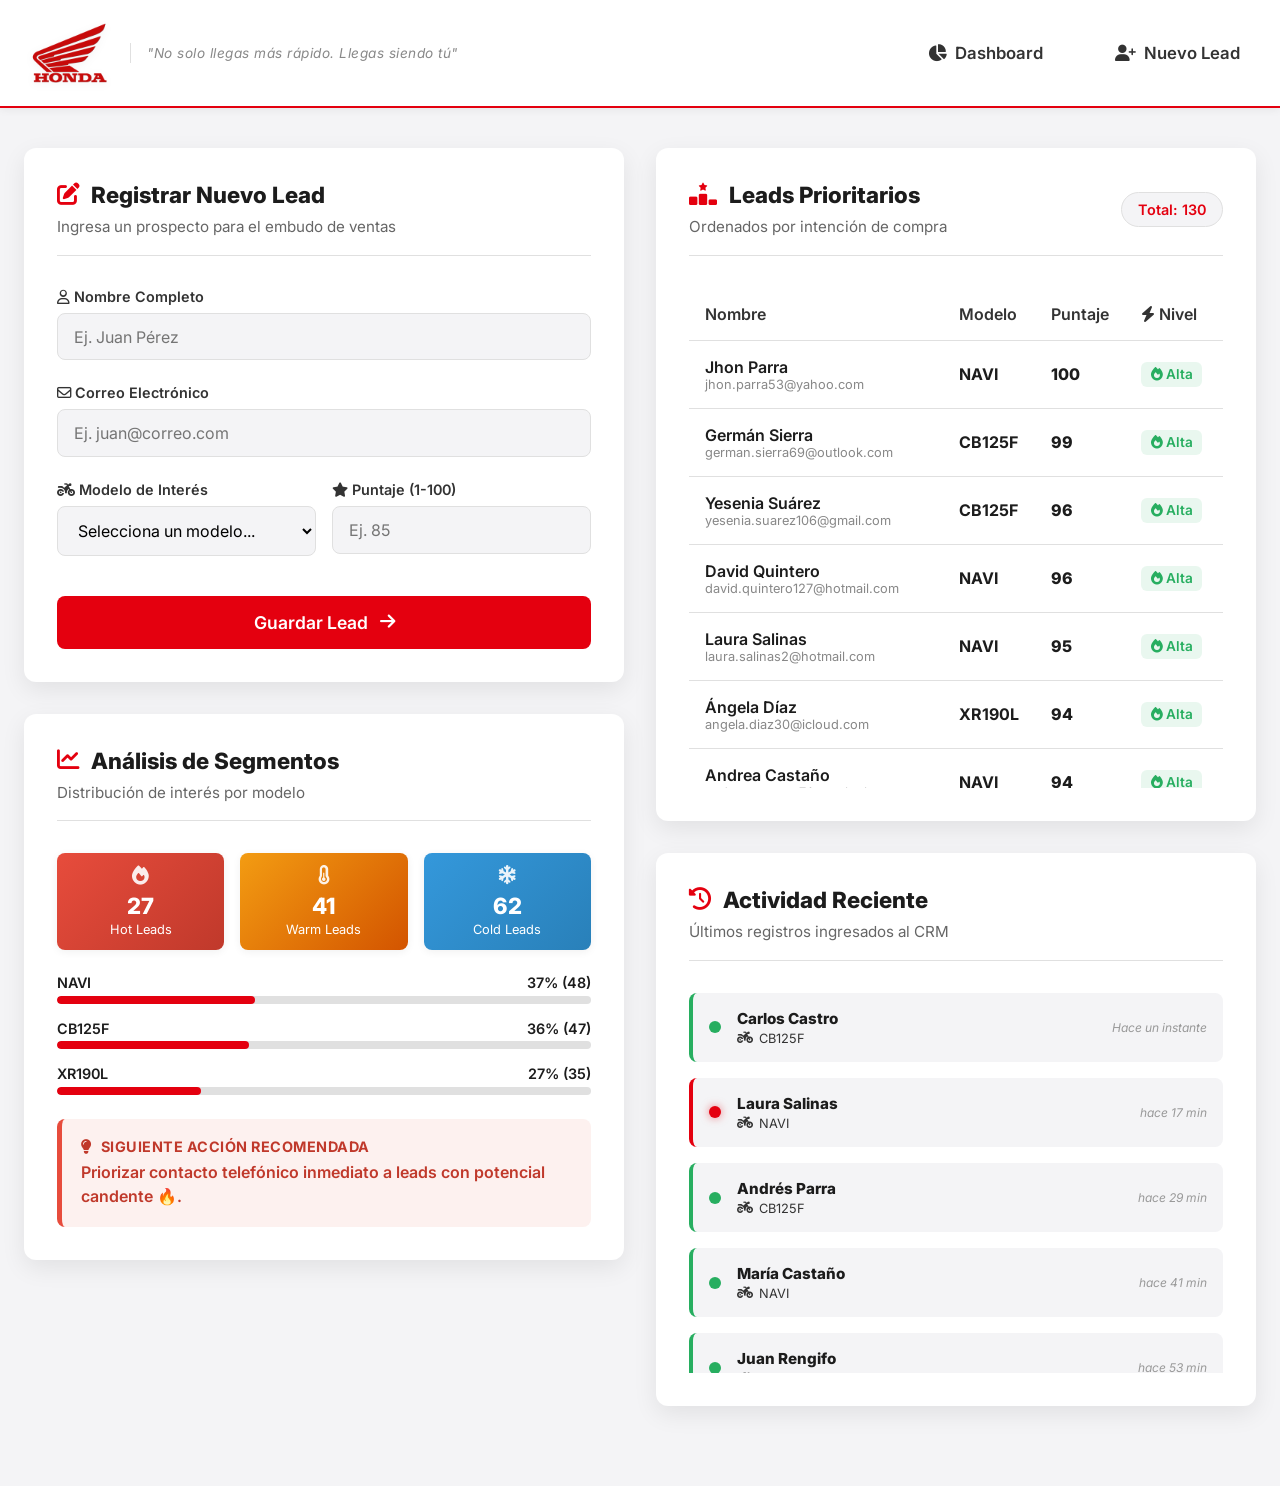
<file: index.html>
<!DOCTYPE html>
<html lang="es">
<head>
    <meta charset="UTF-8">
    <meta name="viewport" content="width=device-width, initial-scale=1.0">
    <title>Honda Motos - CRM de Leads</title>
    <!-- FontAwesome para Iconos -->
    <link rel="stylesheet" href="https://cdnjs.cloudflare.com/ajax/libs/font-awesome/6.4.0/css/all.min.css">
    <!-- Google Fonts: Inter -->
    <link href="https://fonts.googleapis.com/css2?family=Inter:wght@300;400;600;800&display=swap" rel="stylesheet">
    <!-- Estilos Personalizados -->
    <link rel="stylesheet" href="css/style.css">
</head>
<body>

    <!-- Encabezado Premium -->
    <header class="header-premium">
        <div class="container header-content">
            <div class="brand-container">
                <img src="logo.png" alt="Honda CRM Logo" class="brand-logo">
                <p class="brand-slogan">"No solo llegas más rápido. Llegas siendo tú"</p>
            </div>
            <nav class="nav-links">
                <a href="#dashboard"><i class="fa-solid fa-chart-pie"></i> Dashboard</a>
                <a href="#registro"><i class="fa-solid fa-user-plus"></i> Nuevo Lead</a>
            </nav>
        </div>
    </header>

    <!-- Contenido Principal -->
    <main class="container main-grid">
        
        <!-- Panel Izquierdo: Formularios y Gráfico -->
        <div class="left-panel">
            
            <!-- Tarjeta de Registro -->
            <section id="registro" class="card form-card">
                <div class="card-header">
                    <h2><i class="fa-solid fa-pen-to-square"></i> Registrar Nuevo Lead</h2>
                    <p>Ingresa un prospecto para el embudo de ventas</p>
                </div>
                <form id="leadForm" class="lead-form">
                    <div class="form-group">
                        <label for="nombre"><i class="fa-regular fa-user"></i> Nombre Completo</label>
                        <input type="text" id="nombre" name="nombre" placeholder="Ej. Juan Pérez" required>
                    </div>
                    <div class="form-group">
                        <label for="email"><i class="fa-regular fa-envelope"></i> Correo Electrónico</label>
                        <input type="email" id="email" name="email" placeholder="Ej. juan@correo.com" required>
                    </div>
                    <div class="form-row">
                        <div class="form-group">
                            <label for="modelo"><i class="fa-solid fa-motorcycle"></i> Modelo de Interés</label>
                            <div class="select-wrapper">
                                <select id="modelo" name="modelo" required>
                                    <option value="" disabled selected>Selecciona un modelo...</option>
                                    <option value="CB125F">CB125F</option>
                                    <option value="XR190L">XR190L</option>
                                    <option value="NAVI">NAVI</option>
                                    <option value="XRE300">XRE300</option>
                                    <option value="CB500X">CB500X</option>
                                </select>
                            </div>
                        </div>
                        <div class="form-group">
                            <label for="puntaje"><i class="fa-solid fa-star"></i> Puntaje (1-100)</label>
                            <input type="number" id="puntaje" name="puntaje" min="1" max="100" placeholder="Ej. 85" required>
                        </div>
                    </div>
                    <button type="submit" class="btn-primary">Guardar Lead <i class="fa-solid fa-arrow-right"></i></button>
                </form>
            </section>

            <!-- Tarjeta Gráfico -->
            <section id="dashboard" class="card chart-card">
                <div class="card-header">
                    <h2><i class="fa-solid fa-chart-line"></i> Análisis de Segmentos</h2>
                    <p>Distribución de interés por modelo</p>
                </div>
                <div class="chart-container" id="dashboard-metrics" style="height: auto; flex-direction: column;">
                    <!-- Métricas Térmicas -->
                    <div class="temperature-metrics">
                        <div class="temp-box hot"><i class="fa-solid fa-fire"></i> <span id="hot-count">0</span><div style="font-size: 0.8rem; font-weight: 400">Hot Leads</div></div>
                        <div class="temp-box warm"><i class="fa-solid fa-temperature-half"></i> <span id="warm-count">0</span><div style="font-size: 0.8rem; font-weight: 400">Warm Leads</div></div>
                        <div class="temp-box cold"><i class="fa-solid fa-snowflake"></i> <span id="cold-count">0</span><div style="font-size: 0.8rem; font-weight: 400">Cold Leads</div></div>
                    </div>

                    <!-- Barras de progreso -->
                    <div class="models-progress" id="models-progress">
                        <!-- Generado por JS -->
                    </div>

                    <!-- Cuadro de Acción / Insight -->
                    <div class="insight-box" id="insight-box">
                        <h4><i class="fa-solid fa-lightbulb"></i> Siguiente acción recomendada</h4>
                        <p id="insight-text">Calculando...</p>
                    </div>
                </div>
            </section>
        </div>

        <!-- Panel Derecho: Tabla de Leads y QR -->
        <div class="right-panel">
            
            <!-- Tarjeta de Prioridades -->
            <section class="card table-card">
                <div class="card-header table-header">
                    <div>
                        <h2><i class="fa-solid fa-ranking-star"></i> Leads Prioritarios</h2>
                        <p>Ordenados por intención de compra</p>
                    </div>
                    <div class="badge">Total: <span id="totalLeads">0</span></div>
                </div>
                <div class="table-container">
                    <table id="leadsTable">
                        <thead>
                            <tr>
                                <th>Nombre</th>
                                <th>Modelo</th>
                                <th>Puntaje</th>
                                <th><i class="fa-solid fa-bolt"></i> Nivel</th>
                            </tr>
                        </thead>
                        <tbody id="leadsTableBody">
                            <!-- Inyectado por JS -->
                        </tbody>
                    </table>
                </div>
            </section>

            <!-- Tarjeta Actividad Reciente -->
            <section class="card activity-card">
                <div class="card-header">
                    <h2><i class="fa-solid fa-clock-rotate-left"></i> Actividad Reciente</h2>
                    <p>Últimos registros ingresados al CRM</p>
                </div>
                <div class="activity-feed" id="activity-feed">
                    <p class="empty-feed">Esperando nuevos leads...</p>
                </div>
            </section>

        </div>
    </main>

    <!-- Scripts CDN -->
    
    <!-- Scripts Locales -->
    <script src="js/data.js"></script>
    <script src="js/app.js"></script>
</body>
</html>
</file>
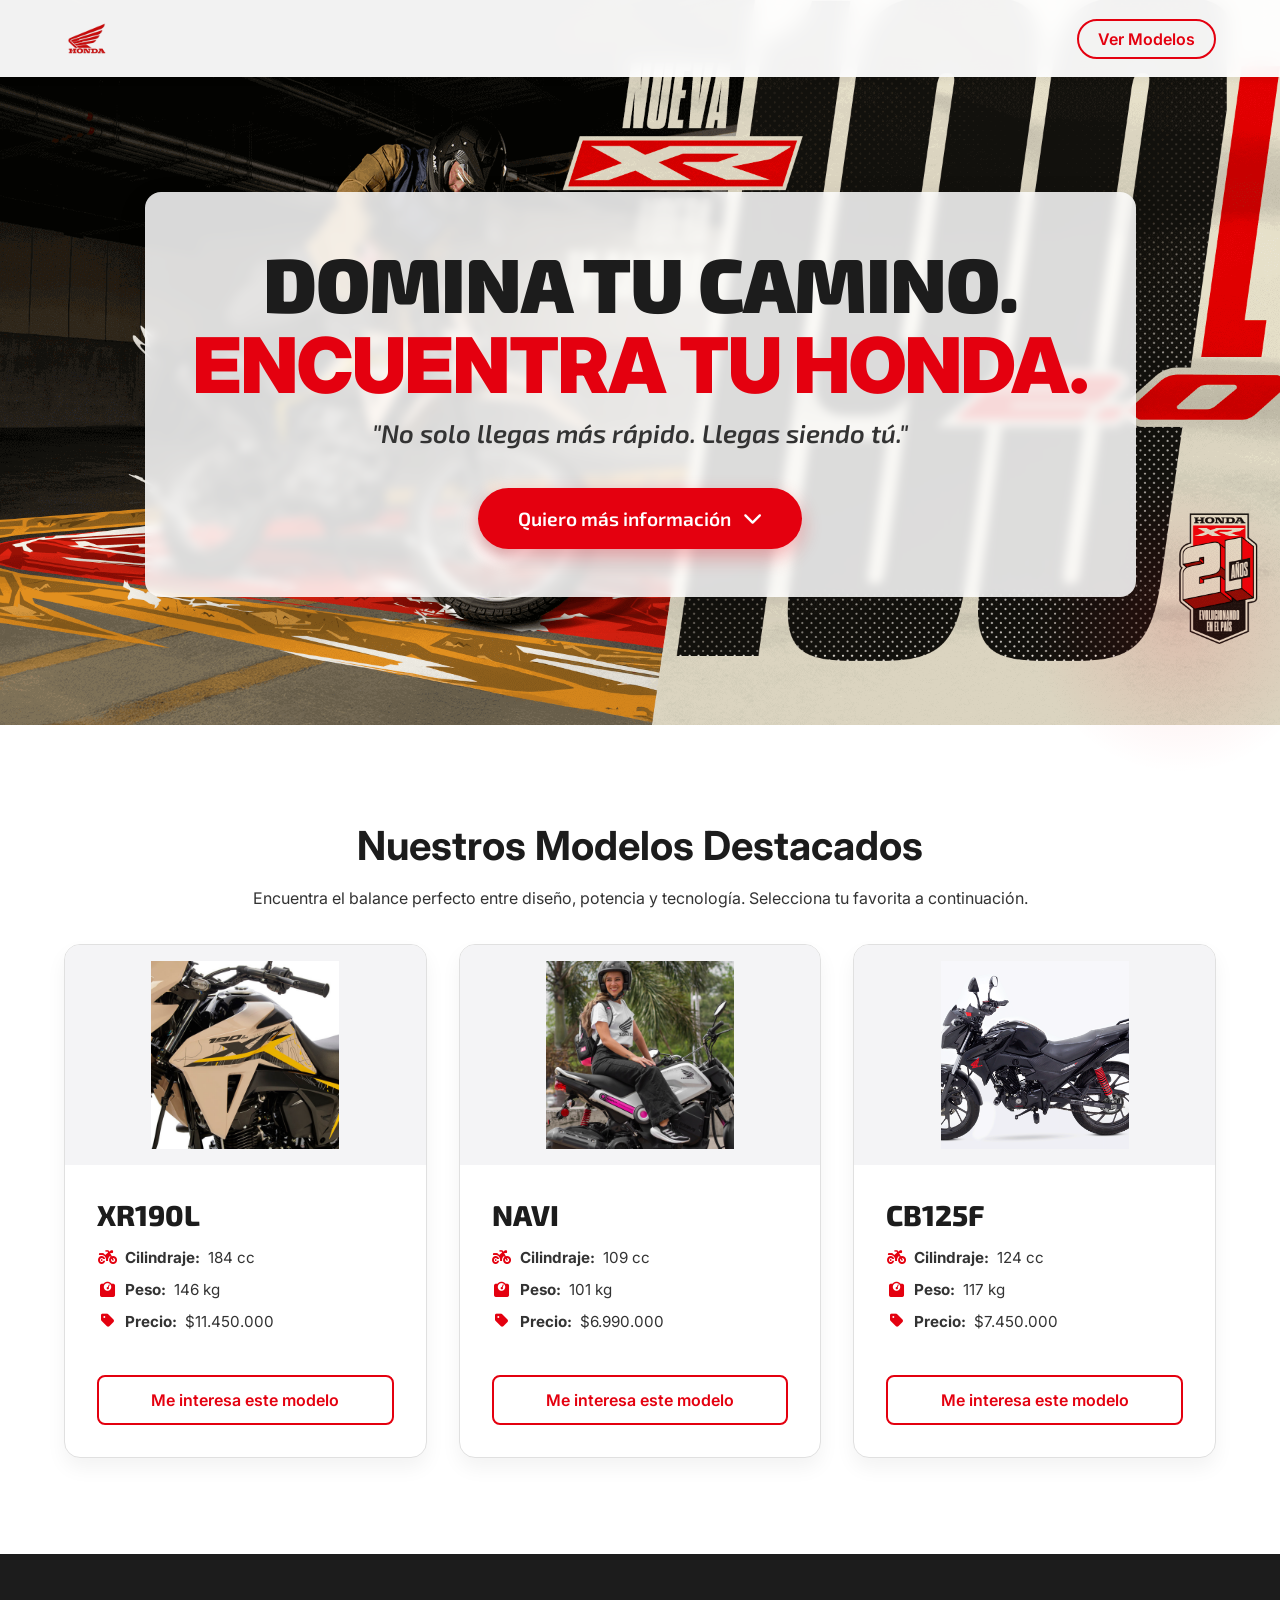
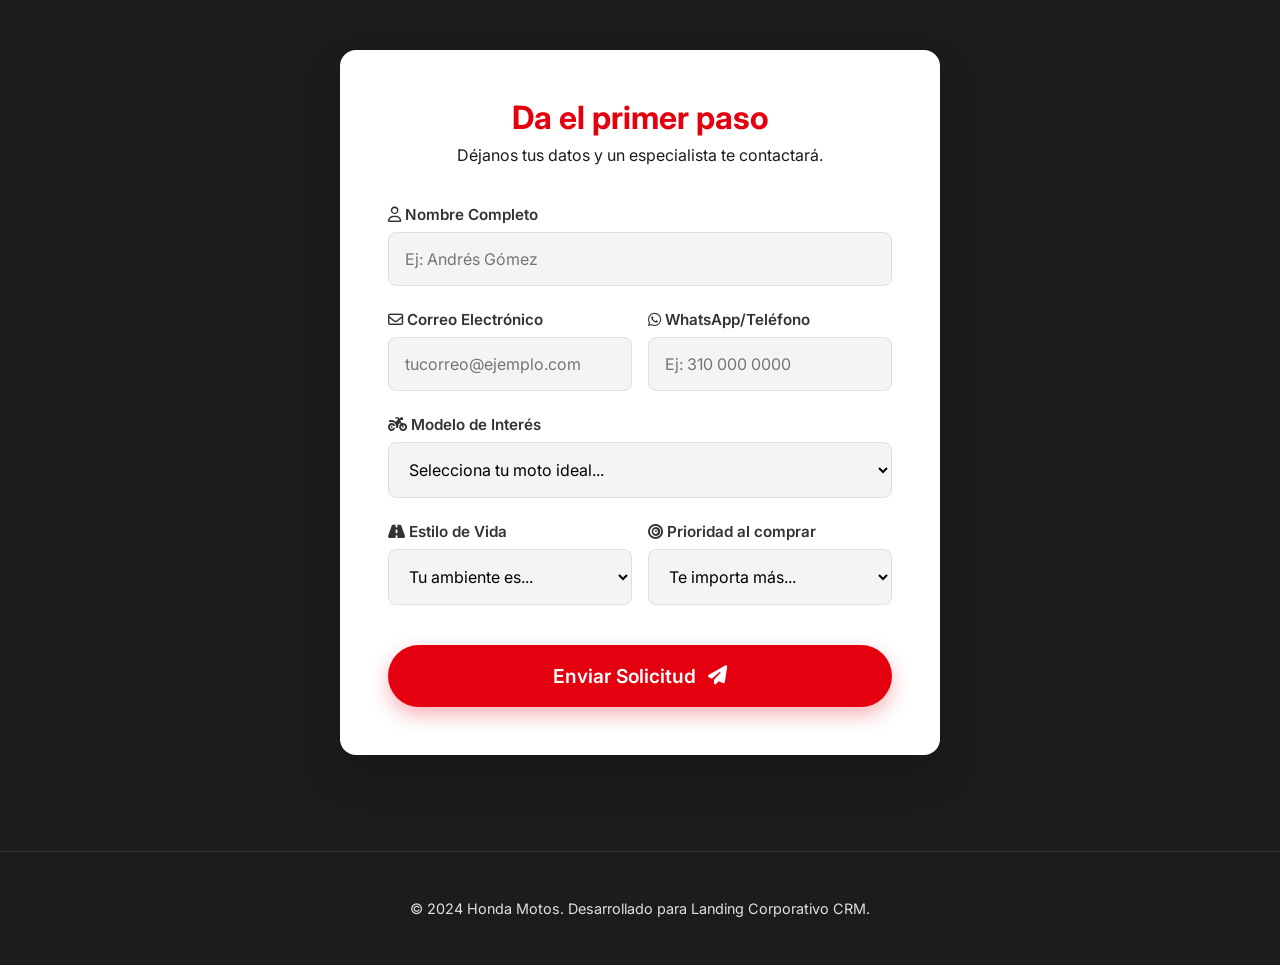
<file: landing.html>
<!DOCTYPE html>
<html lang="es">
<head>
    <!-- Google tag (gtag.js) -->
<script async src="https://www.googletagmanager.com/gtag/js?id=G-TT1YNKCL2S"></script>
<script>
  window.dataLayer = window.dataLayer || [];
  function gtag(){dataLayer.push(arguments);}
  gtag('js', new Date());

  gtag('config', 'G-TT1YNKCL2S');
</script>
    <meta charset="UTF-8">
    <meta name="viewport" content="width=device-width, initial-scale=1.0">
    <title>Honda Motos - Acelera tu Independencia</title>
    <!-- FontAwesome -->
    <link rel="stylesheet" href="https://cdnjs.cloudflare.com/ajax/libs/font-awesome/6.4.0/css/all.min.css">
    <!-- Google Fonts -->
    <link href="https://fonts.googleapis.com/css2?family=Exo+2:ital,wght@0,600;0,800;0,900;1,400&family=Inter:wght@300;400;600;800;900&display=swap" rel="stylesheet">
    
    <style>
        :root {
            --honda-red: #E4000F;
            --honda-red-hover: #C2000D;
            --dark-grey: #1C1C1C;
            --medium-grey: #333333;
            --light-grey: #F4F4F6;
            --silver: #E0E0E0;
            --white: #FFFFFF;
            --transition: all 0.3s cubic-bezier(0.25, 0.8, 0.25, 1);
        }

        /* Resets & Base */
        * {
            margin: 0;
            padding: 0;
            box-sizing: border-box;
            font-family: 'Inter', sans-serif;
        }

        html {
            scroll-behavior: smooth;
        }

        body {
            background-color: var(--white);
            color: var(--dark-grey);
            overflow-x: hidden;
        }

        .container {
            max-width: 1200px;
            margin: 0 auto;
            padding: 0 1.5rem;
        }

        /* Nav */
        nav {
            position: fixed;
            top: 0;
            width: 100%;
            background: rgba(255, 255, 255, 0.95);
            backdrop-filter: blur(10px);
            padding: 1rem 0;
            box-shadow: 0 2px 10px rgba(0,0,0,0.05);
            z-index: 1000;
        }

        .nav-content {
            display: flex;
            justify-content: space-between;
            align-items: center;
        }

        .nav-logo {
            height: 45px;
            width: auto;
        }

        .btn-outline {
            text-decoration: none;
            color: var(--honda-red);
            font-weight: 600;
            border: 2px solid var(--honda-red);
            padding: 0.5rem 1.2rem;
            border-radius: 50px;
            transition: var(--transition);
        }
        .btn-outline:hover {
            background: var(--honda-red);
            color: var(--white);
        }

        /* Hero Section */
        .hero {
            padding: 12rem 0 8rem 0;
            background-image: url('banner.png');
            background-size: cover;
            background-position: center;
            background-repeat: no-repeat;
            text-align: center;
            position: relative;
        }

        .hero::after {
            content: '';
            position: absolute;
            bottom: -50px;
            right: -50px;
            width: 300px;
            height: 300px;
            background: radial-gradient(circle, rgba(228,0,15,0.1) 0%, transparent 70%);
            border-radius: 50%;
            z-index: 0;
        }

        .hero .container {
            position: relative;
            z-index: 10;
            background: rgba(255, 255, 255, 0.85);
            padding: 3rem;
            border-radius: 16px;
            display: inline-block;
            backdrop-filter: blur(5px);
            box-shadow: 0 10px 30px rgba(0,0,0,0.1);
        }

        .hero-title, .hero-slogan, .hero .btn-primary {
            font-family: 'Exo 2', sans-serif;
        }

        .hero-title {
            font-size: 4.8rem;
            font-weight: 900;
            line-height: 1.1;
            margin-bottom: 0.5rem;
            letter-spacing: -1px;
            color: var(--dark-grey);
            text-transform: uppercase;
        }

        .hero-title span {
            color: var(--honda-red);
            display: block;
        }

        .hero-slogan {
            font-size: 1.6rem;
            font-style: italic;
            color: var(--medium-grey);
            margin-bottom: 2.5rem;
            font-weight: 600;
        }

        .btn-primary {
            display: inline-flex;
            align-items: center;
            gap: 0.8rem;
            background: var(--honda-red);
            color: var(--white);
            padding: 1.2rem 2.5rem;
            font-size: 1.2rem;
            font-weight: 600;
            text-decoration: none;
            border-radius: 50px;
            box-shadow: 0 8px 20px rgba(228,0,15,0.3);
            transition: var(--transition);
            border: none;
            cursor: pointer;
        }

        .btn-primary:hover {
            transform: translateY(-3px);
            box-shadow: 0 12px 25px rgba(228,0,15,0.4);
            background: var(--honda-red-hover);
        }

        /* Value Prop */
        .value-prop {
            padding: 6rem 0;
            background: var(--white);
        }

        .models-grid {
            display: grid;
            grid-template-columns: repeat(auto-fit, minmax(320px, 1fr));
            gap: 2rem;
            margin-top: 2rem;
        }

        .model-card {
            background: var(--white);
            border-radius: 16px;
            overflow: hidden;
            box-shadow: 0 10px 20px rgba(0,0,0,0.05);
            transition: var(--transition);
            border: 1px solid var(--silver);
            display: flex;
            flex-direction: column;
        }

        .model-card:hover {
            transform: translateY(-5px);
            box-shadow: 0 15px 30px rgba(0,0,0,0.1);
            border-color: var(--honda-red);
        }

        .model-img-wrapper {
            background-color: var(--light-grey);
            height: 220px;
            display: flex;
            align-items: center;
            justify-content: center;
            padding: 1rem;
            overflow: hidden;
        }

        .model-img-wrapper img {
            width: 100%;
            height: 100%;
            object-fit: contain;
            transition: transform 0.5s ease;
        }

        .model-card:hover .model-img-wrapper img {
            transform: scale(1.05);
        }

        .model-info {
            padding: 2rem;
            display: flex;
            flex-direction: column;
            flex-grow: 1;
        }

        .model-title {
            font-family: 'Exo 2', sans-serif;
            font-size: 1.8rem;
            font-weight: 800;
            margin-bottom: 1rem;
            color: var(--dark-grey);
        }

        .model-specs {
            list-style: none;
            margin-bottom: 2rem;
            flex-grow: 1;
        }

        .model-specs li {
            margin-bottom: 0.8rem;
            color: var(--medium-grey);
            font-size: 0.95rem;
            display: flex;
            align-items: center;
            gap: 0.5rem;
        }

        .model-specs li i {
            color: var(--honda-red);
            width: 20px;
            text-align: center;
        }

        .btn-model {
            display: inline-block;
            text-align: center;
            background: transparent;
            color: var(--honda-red);
            border: 2px solid var(--honda-red);
            padding: 0.8rem 1.5rem;
            border-radius: 8px;
            font-weight: 600;
            text-decoration: none;
            transition: var(--transition);
            width: 100%;
        }

        .btn-model:hover {
            background: var(--honda-red);
            color: var(--white);
        }

        .feature-text {
            color: var(--medium-grey);
            line-height: 1.6;
        }

        /* Form Section */
        .capture-section {
            padding: 6rem 0;
            background: var(--dark-grey);
            color: var(--white);
            position: relative;
        }

        .form-container {
            max-width: 600px;
            margin: 0 auto;
            background: var(--white);
            color: var(--dark-grey);
            padding: 3rem;
            border-radius: 16px;
            box-shadow: 0 20px 40px rgba(0,0,0,0.2);
        }

        .form-header {
            text-align: center;
            margin-bottom: 2.5rem;
        }

        .form-header h2 {
            font-size: 2rem;
            margin-bottom: 0.5rem;
            color: var(--honda-red);
        }

        .form-group {
            margin-bottom: 1.5rem;
        }

        .form-row {
            display: grid;
            grid-template-columns: 1fr 1fr;
            gap: 1rem;
        }

        label {
            display: block;
            margin-bottom: 0.5rem;
            font-weight: 600;
            font-size: 0.95rem;
            color: var(--medium-grey);
        }

        input, select {
            width: 100%;
            padding: 1rem;
            border: 1px solid var(--silver);
            border-radius: 8px;
            font-size: 1rem;
            background: var(--light-grey);
            transition: var(--transition);
        }

        input:focus, select:focus {
            outline: none;
            border-color: var(--honda-red);
            background: var(--white);
            box-shadow: 0 0 0 3px rgba(228,0,15,0.1);
        }

        /* Success Box */
        .success-state {
            display: none;
            text-align: center;
            padding: 4rem 2rem;
        }
        .success-icon {
            font-size: 5rem;
            color: #27ae60;
            margin-bottom: 1.5rem;
        }
        .success-state h2 {
            font-size: 2.2rem;
            margin-bottom: 1rem;
        }

        /* Footer */
        footer {
            text-align: center;
            padding: 3rem 0;
            background: var(--dark-grey);
            color: var(--silver);
            font-size: 0.9rem;
            border-top: 1px solid #333;
        }

        /* Responsive */
        @media (max-width: 768px) {
            .hero-title { font-size: 3rem; }
            .hero-slogan { font-size: 1.2rem; }
            .form-row { grid-template-columns: 1fr; }
            .form-container { padding: 2rem; }
        }
    </style>
</head>
<body>

    <!-- Navegación -->
    <nav>
        <div class="container nav-content">
            <img src="logo.png" alt="Honda Logo" class="nav-logo" onerror="this.src=''; this.alt='HONDA';">
            <a href="#contacto" class="btn-outline">Ver Modelos</a>
        </div>
    </nav>

    <!-- Hero Section -->
    <section class="hero">
        <div class="container">
            <h1 class="hero-title">Domina tu camino.<br><span>Encuentra tu Honda.</span></h1>
            <p class="hero-slogan">"No solo llegas más rápido. Llegas siendo tú."</p>
            <a href="#contacto" class="btn-primary">Quiero más información <i class="fa-solid fa-chevron-down"></i></a>
        </div>
    </section>

    <!-- Modelos Destacados -->
    <section class="value-prop" id="modelos">
        <div class="container">
            <div style="text-align: center; max-width: 800px; margin: 0 auto; margin-bottom: 2rem;">
                <h2 style="font-size: 2.5rem; margin-bottom: 1rem;">Nuestros Modelos Destacados</h2>
                <p class="feature-text">Encuentra el balance perfecto entre diseño, potencia y tecnología. Selecciona tu favorita a continuación.</p>
            </div>
            
            <div class="models-grid">
                <!-- XR190L -->
                <div class="model-card">
                    <div class="model-img-wrapper">
                        <img src="xr190l.png" alt="Honda XR190L">
                    </div>
                    <div class="model-info">
                        <h3 class="model-title">XR190L</h3>
                        <ul class="model-specs">
                            <li><i class="fa-solid fa-motorcycle"></i> <strong>Cilindraje:</strong> 184 cc</li>
                            <li><i class="fa-solid fa-weight-scale"></i> <strong>Peso:</strong> 146 kg</li>
                            <li><i class="fa-solid fa-tag"></i> <strong>Precio:</strong> $11.450.000</li>
                        </ul>
                        <a href="#contacto" class="btn-model">Me interesa este modelo</a>
                    </div>
                </div>

                <!-- NAVI -->
                <div class="model-card">
                    <div class="model-img-wrapper">
                        <img src="navi.png" alt="Honda NAVI" onerror="this.src=''; this.alt='[NAVI Imagen Pendiente]';">
                    </div>
                    <div class="model-info">
                        <h3 class="model-title">NAVI</h3>
                        <ul class="model-specs">
                            <li><i class="fa-solid fa-motorcycle"></i> <strong>Cilindraje:</strong> 109 cc</li>
                            <li><i class="fa-solid fa-weight-scale"></i> <strong>Peso:</strong> 101 kg</li>
                            <li><i class="fa-solid fa-tag"></i> <strong>Precio:</strong> $6.990.000</li>
                        </ul>
                        <a href="#contacto" class="btn-model">Me interesa este modelo</a>
                    </div>
                </div>

                <!-- CB125F -->
                <div class="model-card">
                    <div class="model-img-wrapper">
                        <img src="cb125f.png" alt="Honda CB125F" onerror="this.src=''; this.alt='[CB125F Imagen Pendiente]';">
                    </div>
                    <div class="model-info">
                        <h3 class="model-title">CB125F</h3>
                        <ul class="model-specs">
                            <li><i class="fa-solid fa-motorcycle"></i> <strong>Cilindraje:</strong> 124 cc</li>
                            <li><i class="fa-solid fa-weight-scale"></i> <strong>Peso:</strong> 117 kg</li>
                            <li><i class="fa-solid fa-tag"></i> <strong>Precio:</strong> $7.450.000</li>
                        </ul>
                        <a href="#contacto" class="btn-model">Me interesa este modelo</a>
                    </div>
                </div>
            </div>
        </div>
    </section>

    <!-- Formulario / Captura -->
    <section id="contacto" class="capture-section">
        <div class="container">
            <div class="form-container" id="form-wrapper">
                <div class="form-header">
                    <h2>Da el primer paso</h2>
                    <p>Déjanos tus datos y un especialista te contactará.</p>
                </div>

                <form id="landingForm">
                    <div class="form-group">
                        <label for="nombre"><i class="fa-regular fa-user"></i> Nombre Completo</label>
                        <input type="text" id="nombre" name="nombre" placeholder="Ej: Andrés Gómez" required>
                    </div>

                    <div class="form-row">
                        <div class="form-group">
                            <label for="email"><i class="fa-regular fa-envelope"></i> Correo Electrónico</label>
                            <input type="email" id="email" name="email" placeholder="tucorreo@ejemplo.com" required>
                        </div>
                        <div class="form-group">
                            <label for="telefono"><i class="fa-brands fa-whatsapp"></i> WhatsApp/Teléfono</label>
                            <input type="tel" id="telefono" name="telefono" placeholder="Ej: 310 000 0000" required>
                        </div>
                    </div>

                    <div class="form-group">
                        <label for="modelo"><i class="fa-solid fa-motorcycle"></i> Modelo de Interés</label>
                        <select id="modelo" required>
                            <option value="" disabled selected>Selecciona tu moto ideal...</option>
                            <option value="CB125F">CB125F</option>
                            <option value="XR190L">XR190L</option>
                            <option value="NAVI">NAVI</option>
                            <option value="XRE300">XRE300</option>
                            <option value="CB500X">CB500X</option>
                        </select>
                    </div>

                    <div class="form-row">
                        <div class="form-group">
                            <label for="estilo"><i class="fa-solid fa-road"></i> Estilo de Vida</label>
                            <select id="estilo" required>
                                <option value="" disabled selected>Tu ambiente es...</option>
                                <option value="Urbano">Urbano</option>
                                <option value="Aventura">Aventura</option>
                                <option value="Trabajo">Trabajo</option>
                            </select>
                        </div>
                        <div class="form-group">
                            <label for="prioridad"><i class="fa-solid fa-bullseye"></i> Prioridad al comprar</label>
                            <select id="prioridad" required>
                                <option value="" disabled selected>Te importa más...</option>
                                <option value="Precio">Precio</option>
                                <option value="Potencia">Potencia</option>
                                <option value="Respaldo">Respaldo</option>
                            </select>
                        </div>
                    </div>

                    <button type="submit" class="btn-primary" style="width:100%; justify-content:center; margin-top:1rem;">
                        Enviar Solicitud <i class="fa-solid fa-paper-plane"></i>
                    </button>
                </form>
            </div>

            <!-- Panel de éxito -->
            <div class="form-container success-state" id="success-message">
                <i class="fa-solid fa-circle-check success-icon"></i>
                <h2>¡Gracias!</h2>
                <p>Tu solicitud ha sido recibida con éxito.<br>Pronto nos comunicaremos contigo para asesorarte personalmente.</p>
            </div>

        </div>
    </section>

    <footer>
        <div class="container">
            <p>&copy; 2024 Honda Motos. Desarrollado para Landing Corporativo CRM.</p>
        </div>
    </footer>

    <!-- Lógica de Enlace a CRM (Mismo LocalStorage que index.html) -->
    <script>
        document.getElementById('landingForm').addEventListener('submit', function(e) {
            e.preventDefault();
            
            // 1. Recibir valores
            const nombre = document.getElementById('nombre').value.trim();
            const email = document.getElementById('email').value.trim();
            const telefono = document.getElementById('telefono').value.trim();
            const modelo = document.getElementById('modelo').value;
            const estilo = document.getElementById('estilo').value;
            const prioridad = document.getElementById('prioridad').value;
            
            // 2. Inteligencia de CRM: Calcular temperatura basado en campos estratégicos
            let puntajeCalculado = 50; 
            if (estilo === 'Aventura') puntajeCalculado += 15;
            if (estilo === 'Trabajo') puntajeCalculado += 10;
            if (prioridad === 'Respaldo') puntajeCalculado += 25; 
            if (prioridad === 'Potencia') puntajeCalculado += 20;

            if (puntajeCalculado > 100) puntajeCalculado = 100;

            // 3. Estructura compatible con CRM Local
            const nuevoLead = {
                nombre: nombre,
                email: email + " | Tel: " + telefono, // Mapeo doble visible
                modelo: modelo,
                puntaje: puntajeCalculado
            };

            // 4. Conexión con la Base de datos local compartida (hondaLeads)
            let baseLeads = [];
            const dataAnterior = localStorage.getItem('hondaLeads');
            if (dataAnterior) {
                baseLeads = JSON.parse(dataAnterior);
            }
            
            // Inyectar primero
            baseLeads.unshift(nuevoLead);
            localStorage.setItem('hondaLeads', JSON.stringify(baseLeads));

            // 5. Retroalimentación visual
            document.getElementById('form-wrapper').style.display = 'none';
            document.getElementById('success-message').style.display = 'block';
        });
    </script>
</body>
</html>
</file>
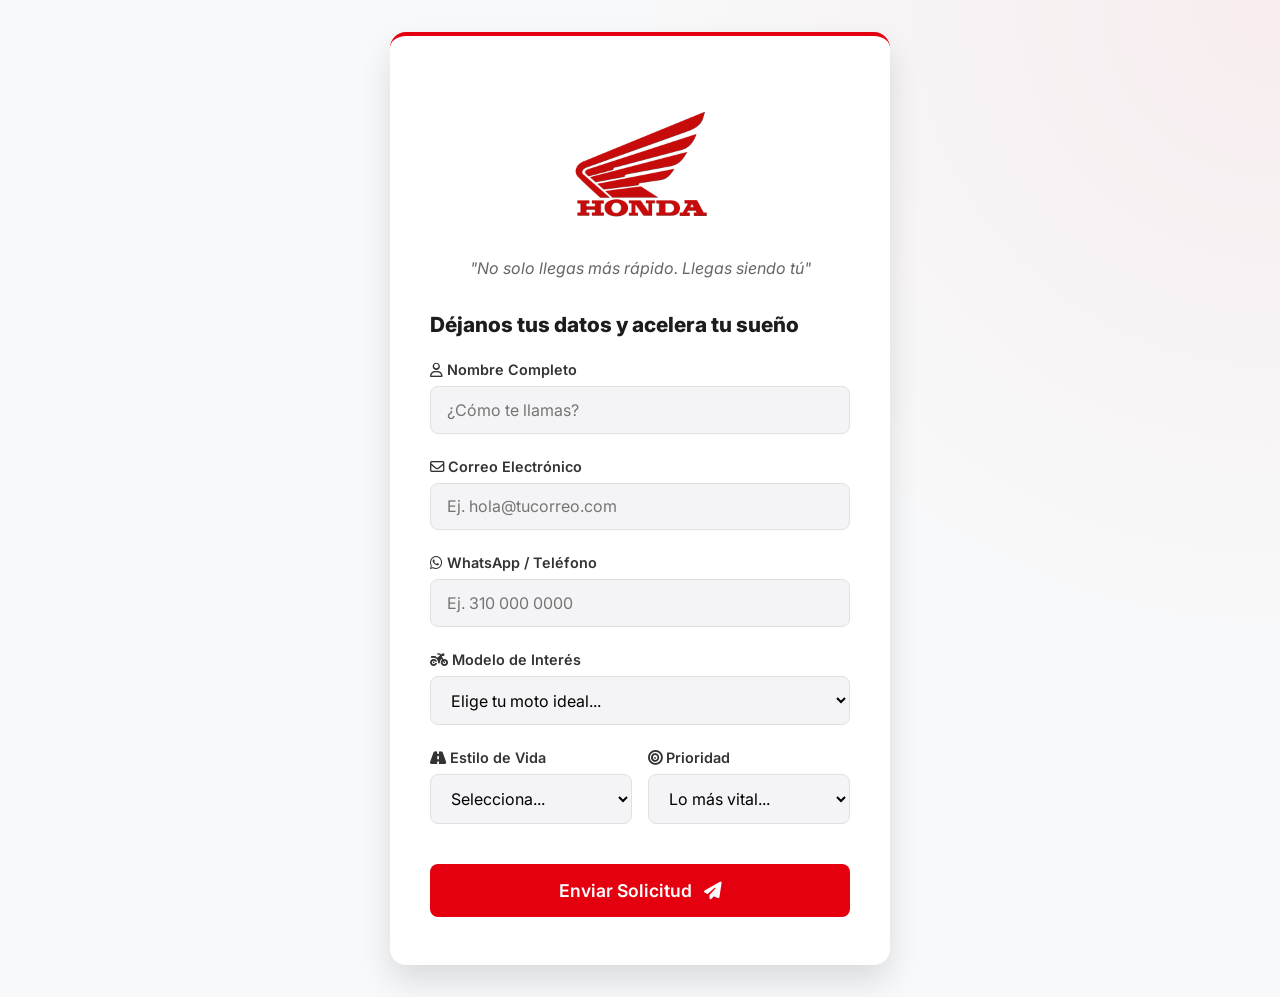
<file: registro.html>
<!DOCTYPE html>
<html lang="es">
<head>
    <meta charset="UTF-8">
    <meta name="viewport" content="width=device-width, initial-scale=1.0">
    <title>Solicitud de Asesoría - Honda Motos</title>
    <!-- FontAwesome para Iconos -->
    <link rel="stylesheet" href="https://cdnjs.cloudflare.com/ajax/libs/font-awesome/6.4.0/css/all.min.css">
    <!-- Google Fonts: Inter -->
    <link href="https://fonts.googleapis.com/css2?family=Inter:wght@300;400;600;800&display=swap" rel="stylesheet">
    <!-- Estilos compartidos -->
    <link rel="stylesheet" href="css/style.css">
    <style>
        body {
            background-color: #f8f9fa;
            display: flex;
            align-items: center;
            justify-content: center;
            min-height: 100vh;
            margin: 0;
            padding: 2rem 1rem;
            background-image: radial-gradient(circle at top right, rgba(228, 0, 15, 0.05), transparent 40%);
        }
        
        .landing-card {
            max-width: 500px;
            width: 100%;
            background: var(--white);
            border-radius: 16px;
            padding: 3rem 2.5rem;
            box-shadow: var(--shadow-lg);
            border-top: 4px solid var(--honda-red);
            text-align: center;
        }

        .landing-logo {
            max-width: 160px;
            margin-bottom: 0.5rem;
        }

        .landing-slogan {
            font-size: 1rem;
            color: #666;
            margin-bottom: 2rem;
            font-style: italic;
        }

        .form-heading {
            font-size: 1.3rem;
            color: var(--dark-grey);
            margin-bottom: 1.5rem;
            font-weight: 800;
            text-align: left;
        }

        .text-left {
            text-align: left;
        }

        /* Message Success */
        .success-box {
            display: none;
            text-align: center;
            padding: 2rem 0;
            animation: fadeIn 0.8s ease;
        }

        .success-icon {
            font-size: 4rem;
            color: #27ae60;
            margin-bottom: 1.5rem;
        }

        .success-title {
            font-size: 1.8rem;
            color: var(--dark-grey);
            margin-bottom: 1rem;
            font-weight: 800;
        }

        .success-text {
            font-size: 1.1rem;
            color: #555;
            line-height: 1.6;
        }

        @keyframes fadeIn {
            from { opacity: 0; transform: translateY(10px); }
            to { opacity: 1; transform: translateY(0); }
        }
    </style>
</head>
<body>

    <div class="landing-card">
        <!-- Logo Header -->
        <img src="logo.png" alt="Honda Logo" class="landing-logo">
        <p class="landing-slogan">"No solo llegas más rápido. Llegas siendo tú"</p>

        <!-- Contenedor del Formulario -->
        <div id="form-container">
            <h2 class="form-heading">Déjanos tus datos y acelera tu sueño</h2>
            
            <form id="clientForm" class="text-left">
                <div class="form-group">
                    <label for="nombre"><i class="fa-regular fa-user"></i> Nombre Completo</label>
                    <input type="text" id="nombre" name="nombre" placeholder="¿Cómo te llamas?" required>
                </div>

                <div class="form-group">
                    <label for="email"><i class="fa-regular fa-envelope"></i> Correo Electrónico</label>
                    <input type="email" id="email" name="email" placeholder="Ej. hola@tucorreo.com" required>
                </div>
                
                <div class="form-group">
                    <label for="telefono"><i class="fa-brands fa-whatsapp"></i> WhatsApp / Teléfono</label>
                    <input type="tel" id="telefono" name="telefono" placeholder="Ej. 310 000 0000" required>
                </div>

                <div class="form-group">
                    <label for="modelo"><i class="fa-solid fa-motorcycle"></i> Modelo de Interés</label>
                    <div class="select-wrapper">
                        <select id="modelo" required>
                            <option value="" disabled selected>Elige tu moto ideal...</option>
                            <option value="CB125F">CB125F</option>
                            <option value="XR190L">XR190L</option>
                            <option value="NAVI">NAVI</option>
                            <option value="XRE300">XRE300</option>
                            <option value="CB500X">CB500X</option>
                        </select>
                    </div>
                </div>

                <div class="form-row">
                    <div class="form-group">
                        <label for="estilo"><i class="fa-solid fa-road"></i> Estilo de Vida</label>
                        <div class="select-wrapper">
                            <select id="estilo" required>
                                <option value="" disabled selected>Selecciona...</option>
                                <option value="Urbano">Urbano</option>
                                <option value="Aventura">Aventura</option>
                                <option value="Trabajo">Trabajo</option>
                            </select>
                        </div>
                    </div>
                    
                    <div class="form-group">
                        <label for="prioridad"><i class="fa-solid fa-bullseye"></i> Prioridad</label>
                        <div class="select-wrapper">
                            <select id="prioridad" required>
                                <option value="" disabled selected>Lo más vital...</option>
                                <option value="Precio">Precio</option>
                                <option value="Potencia">Potencia</option>
                                <option value="Respaldo">Respaldo</option>
                            </select>
                        </div>
                    </div>
                </div>

                <button type="submit" class="btn-primary">Enviar Solicitud <i class="fa-solid fa-paper-plane"></i></button>
            </form>
        </div>

        <!-- Mensaje de Éxito Oculto -->
        <div id="success-message" class="success-box">
            <i class="fa-solid fa-circle-check success-icon"></i>
            <h2 class="success-title">¡Gracias!</h2>
            <p class="success-text">Tu solicitud ha sido recibida con éxito.<br>Pronto uno de nuestros asesores especializados se comunicará contigo para ayudarte a dar el siguiente paso.</p>
        </div>

    </div>

    <script>
        document.getElementById('clientForm').addEventListener('submit', function(e) {
            e.preventDefault();
            
            // 1. Recibir valores del formulario
            const nombre = document.getElementById('nombre').value.trim();
            const email = document.getElementById('email').value.trim();
            const telefono = document.getElementById('telefono').value.trim();
            const modelo = document.getElementById('modelo').value;
            const estilo = document.getElementById('estilo').value;
            const prioridad = document.getElementById('prioridad').value;
            
            // 2. Lógica interna para calificar al Lead (Puntaje dinámico) basado en su perfil
            let puntajeCalculado = 50; // Puntaje base
            if (estilo === 'Aventura') puntajeCalculado += 15;
            if (estilo === 'Trabajo') puntajeCalculado += 10;
            if (prioridad === 'Respaldo') puntajeCalculado += 25; // Alta intención de compra a largo plazo
            if (prioridad === 'Potencia') puntajeCalculado += 20;

            // Garantizar tope máximo de 100
            if (puntajeCalculado > 100) puntajeCalculado = 100;

            // 3. Crear Estructura de Lead Compatible con el CRM 'index.html'
            const nuevoLead = {
                nombre: nombre,
                email: email + " | Tel: " + telefono, // Mostramos en el Dashboard el email y el contacto telefónico juntos
                modelo: modelo,
                puntaje: puntajeCalculado
            };

            // 4. Guardar en el LocalStorage
            let appLeads = [];
            const storedLeads = localStorage.getItem('hondaLeads');
            if (storedLeads) {
                appLeads = JSON.parse(storedLeads);
            }
            
            // Agregar al inicio
            appLeads.unshift(nuevoLead);
            localStorage.setItem('hondaLeads', JSON.stringify(appLeads));

            // 5. Ocultar Formulario y Mostrar Agradecimiento
            document.getElementById('form-container').style.display = 'none';
            document.getElementById('success-message').style.display = 'block';
        });
    </script>
</body>
</html>
</file>
<file: css/style.css>
:root {
    /* Honda Color Palette */
    --honda-red: #E4000F;
    --honda-red-hover: #C2000D;
    --dark-grey: #1C1C1C;
    --medium-grey: #333333;
    --light-grey: #F4F4F6;
    --silver: #E0E0E0;
    --white: #FFFFFF;
    
    /* Layout Variables */
    --border-radius: 12px;
    --shadow-sm: 0 2px 8px rgba(0,0,0,0.06);
    --shadow-md: 0 8px 24px rgba(0,0,0,0.08);
    --shadow-lg: 0 16px 32px rgba(0,0,0,0.12);
    --transition: all 0.3s cubic-bezier(0.25, 0.8, 0.25, 1);
}

* {
    margin: 0;
    padding: 0;
    box-sizing: border-box;
    font-family: 'Inter', sans-serif;
}

body {
    background-color: var(--light-grey);
    color: var(--dark-grey);
    padding-bottom: 3rem;
}

/* Typography */
h1, h2, h3 {
    font-weight: 800;
    color: var(--dark-grey);
}

p {
    color: #666;
    font-size: 0.95rem;
    line-height: 1.5;
}

/* Layout */
.container {
    max-width: 1280px;
    margin: 0 auto;
    padding: 0 1.5rem;
}

/* Premium Header */
.header-premium {
    background-color: rgba(255, 255, 255, 0.95);
    backdrop-filter: blur(10px);
    padding: 0.5rem 0;
    box-shadow: var(--shadow-sm);
    position: sticky;
    top: 0;
    z-index: 100;
    border-bottom: 2px solid var(--honda-red);
}

.header-content {
    display: flex;
    flex-direction: row;
    justify-content: space-between;
    align-items: center;
    gap: 1rem;
}

.brand-container {
    display: flex;
    flex-direction: row;
    align-items: center;
    text-align: left;
    gap: 1rem;
}

.brand-logo {
    max-width: 90px;
    height: auto;
    filter: drop-shadow(0 2px 4px rgba(0,0,0,0.05));
    transition: var(--transition);
}

.brand-logo:hover {
    transform: scale(1.02);
}

.brand-slogan {
    font-size: 0.85rem;
    font-weight: 400;
    color: #888;
    letter-spacing: 0.5px;
    font-family: 'Inter', sans-serif;
    font-style: italic;
    border-left: 1px solid var(--silver);
    padding-left: 1rem;
    margin: 0;
}

.nav-links {
    display: flex;
    gap: 2.5rem;
}

.nav-links a {
    text-decoration: none;
    color: var(--medium-grey);
    font-weight: 600;
    font-size: 1.05rem;
    transition: var(--transition);
    display: inline-flex;
    align-items: center;
    gap: 0.5rem;
    padding: 0.5rem 1rem;
    border-radius: 8px;
}

.nav-links a:hover {
    color: var(--honda-red);
    background-color: rgba(228, 0, 15, 0.05);
}

.nav-links a:hover {
    color: var(--honda-red);
}

/* Grid Layout */
.main-grid {
    display: grid;
    grid-template-columns: 1fr 1fr;
    gap: 2rem;
    margin-top: 2.5rem;
}

/* Cards (Glass/Premium feel) */
.card {
    background: var(--white);
    border-radius: var(--border-radius);
    padding: 2rem;
    box-shadow: var(--shadow-md);
    margin-bottom: 2rem;
    border: 1px solid rgba(255,255,255,0.7);
    transition: var(--transition);
}

.card:hover {
    box-shadow: var(--shadow-lg);
    transform: translateY(-2px);
}

.card-header {
    margin-bottom: 2rem;
    padding-bottom: 1rem;
    border-bottom: 1px solid var(--silver);
}

.card-header h2 {
    font-size: 1.4rem;
    margin-bottom: 0.5rem;
    display: flex;
    align-items: center;
    gap: 0.75rem;
}

.card-header h2 i {
    color: var(--honda-red);
}

/* Forms */
.form-group {
    margin-bottom: 1.5rem;
}

.form-row {
    display: grid;
    grid-template-columns: 1fr 1fr;
    gap: 1rem;
}

label {
    display: block;
    font-weight: 600;
    font-size: 0.9rem;
    margin-bottom: 0.5rem;
    color: var(--medium-grey);
}

input, select {
    width: 100%;
    padding: 0.8rem 1rem;
    border: 1px solid var(--silver);
    border-radius: 8px;
    font-size: 1rem;
    outline: none;
    transition: var(--transition);
    background-color: var(--light-grey);
}

input:focus, select:focus {
    border-color: var(--honda-red);
    background-color: var(--white);
    box-shadow: 0 0 0 3px rgba(228, 0, 15, 0.1);
}

.btn-primary {
    display: inline-flex;
    align-items: center;
    justify-content: center;
    gap: 0.75rem;
    width: 100%;
    padding: 1rem;
    background-color: var(--honda-red);
    color: var(--white);
    border: none;
    border-radius: 8px;
    font-size: 1.1rem;
    font-weight: 600;
    cursor: pointer;
    transition: var(--transition);
    margin-top: 1rem;
}

.btn-primary:hover {
    background-color: var(--honda-red-hover);
    transform: translateY(-1px);
    box-shadow: 0 6px 15px rgba(228, 0, 15, 0.25);
}

/* Table */
.table-header {
    display: flex;
    justify-content: space-between;
    align-items: center;
}

.badge {
    background-color: var(--light-grey);
    padding: 0.5rem 1rem;
    border-radius: 20px;
    font-weight: 600;
    font-size: 0.9rem;
    color: var(--honda-red);
    border: 1px solid var(--silver);
}

.table-container {
    overflow-x: auto;
    max-height: 500px;
    overflow-y: auto;
}

table {
    width: 100%;
    border-collapse: collapse;
}

th, td {
    padding: 1rem;
    text-align: left;
    border-bottom: 1px solid var(--silver);
}

th {
    position: sticky;
    top: 0;
    background-color: var(--white);
    font-weight: 600;
    color: var(--medium-grey);
    z-index: 10;
}

tbody tr {
    transition: var(--transition);
}

tbody tr:hover {
    background-color: var(--light-grey);
}

.row-nombre {
    font-weight: 600;
}

.row-email {
    display: block;
    font-size: 0.8rem;
    color: #888;
    font-weight: 400;
}

/* Score Indicators */
.score-badge {
    padding: 0.3rem 0.6rem;
    border-radius: 6px;
    font-weight: 600;
    font-size: 0.85rem;
    display: inline-block;
}

.score-high {
    background-color: rgba(39, 174, 96, 0.1);
    color: #27ae60;
}

.score-medium {
    background-color: rgba(243, 156, 18, 0.1);
    color: #f39c12;
}

.score-low {
    background-color: rgba(228, 0, 15, 0.1);
    color: var(--honda-red);
}

.puntaje-val {
    font-weight: 800;
}

/* Chart */
/* Dashboard Analytics */
.temperature-metrics {
    display: flex;
    gap: 1rem;
    margin-bottom: 1.5rem;
    width: 100%;
}

.temp-box {
    flex: 1;
    padding: 0.8rem;
    border-radius: 8px;
    text-align: center;
    font-weight: 800;
    font-size: 1.4rem;
    color: var(--white);
    display: flex;
    flex-direction: column;
    align-items: center;
    gap: 0.2rem;
    box-shadow: var(--shadow-sm);
}

.temp-box i { font-size: 1.2rem; margin-bottom: 0.2rem; opacity: 0.9; }
.temp-box.hot { background: linear-gradient(135deg, #e74c3c, #c0392b); }
.temp-box.warm { background: linear-gradient(135deg, #f39c12, #d35400); }
.temp-box.cold { background: linear-gradient(135deg, #3498db, #2980b9); }

.models-progress {
    display: flex;
    flex-direction: column;
    gap: 1rem;
    width: 100%;
    margin-bottom: 1.5rem;
}

.progress-group {
    display: flex;
    flex-direction: column;
    gap: 0.3rem;
}

.progress-labels {
    display: flex;
    justify-content: space-between;
    font-size: 0.9rem;
    font-weight: 600;
    color: var(--dark-grey);
}

.progress-track {
    width: 100%;
    height: 8px;
    background-color: var(--silver);
    border-radius: 10px;
    overflow: hidden;
}

.progress-fill {
    height: 100%;
    background-color: var(--honda-red);
    border-radius: 10px;
    transition: width 1.2s cubic-bezier(0.16, 1, 0.3, 1);
}

.insight-box {
    background-color: #f9f9f9;
    border-radius: 8px;
    padding: 1.2rem;
    border-left: 5px solid #ccc;
    transition: var(--transition);
    width: 100%;
}

.insight-box h4 {
    margin-bottom: 0.3rem;
    display: flex;
    align-items: center;
    gap: 0.5rem;
    font-size: 0.9rem;
    text-transform: uppercase;
    letter-spacing: 0.5px;
}

.insight-box p {
    font-weight: 600;
    margin: 0;
    font-size: 1rem;
}

/* Insight Colors (Reactivo) */
.insight-urgent {
    background-color: rgba(231, 76, 60, 0.08); border-color: #e74c3c; color: #c0392b;
}
.insight-urgent p, .insight-urgent h4 { color: #c0392b; }

.insight-nurture {
    background-color: rgba(52, 152, 219, 0.08); border-color: #3498db; color: #2980b9;
}
.insight-nurture p, .insight-nurture h4 { color: #2980b9; }

.insight-followup {
    background-color: rgba(243, 156, 18, 0.08); border-color: #f39c12; color: #d35400;
}
.insight-followup p, .insight-followup h4 { color: #d35400; }

.chart-container {
    position: relative;
    width: 100%;
    display: flex;
    align-items: center;
}

/* Activity Feed */
.activity-feed {
    display: flex;
    flex-direction: column;
    gap: 1rem;
    max-height: 380px;
    overflow-y: auto;
}

.activity-item {
    display: flex;
    align-items: center;
    gap: 1rem;
    padding: 1rem;
    background: var(--light-grey);
    border-radius: 8px;
    border-left: 4px solid var(--medium-grey);
    transition: var(--transition);
}

.activity-item:hover {
    background: var(--white);
    box-shadow: var(--shadow-sm);
    transform: translateX(3px);
}

.activity-item.hot-event { border-left-color: var(--honda-red); }
.activity-item.normal-event { border-left-color: #27ae60; }

.activity-icon {
    width: 12px;
    height: 12px;
    border-radius: 50%;
    flex-shrink: 0;
}

.activity-item.hot-event .activity-icon { background-color: var(--honda-red); box-shadow: 0 0 8px rgba(228,0,15,0.5); }
.activity-item.normal-event .activity-icon { background-color: #27ae60; }

.activity-details { flex-grow: 1; }

.act-name {
    font-weight: 800;
    color: var(--dark-grey);
    margin-bottom: 0.2rem;
    font-size: 0.95rem;
}

.act-model {
    font-size: 0.8rem;
    color: var(--medium-grey);
    display: flex;
    align-items: center;
    gap: 0.4rem;
}

.act-time {
    font-size: 0.75rem;
    color: #999;
    font-style: italic;
    white-space: nowrap;
}

.empty-feed {
    text-align: center;
    padding: 2rem;
    color: #999;
    font-style: italic;
}

/* Responsive */
@media (max-width: 1024px) {
    .main-grid {
        grid-template-columns: 1fr;
    }
    
    .table-container {
        max-height: 400px;
    }
}

@media (max-width: 600px) {
    .form-row {
        grid-template-columns: 1fr;
    }
    
    .header-content {
        flex-direction: column;
        gap: 0.8rem;
        padding-top: 0.5rem;
    }

    .brand-container {
        flex-direction: column;
        gap: 0.3rem;
    }
    
    .nav-links {
        width: 100%;
        display: flex;
        justify-content: center;
        gap: 1rem;
        flex-wrap: wrap;
    }
    
    .brand-logo {
        max-width: 70px;
    }
    
    .brand-slogan {
        font-size: 0.75rem;
        border-left: none;
        padding-left: 0;
        text-align: center;
    }
}
</file>
